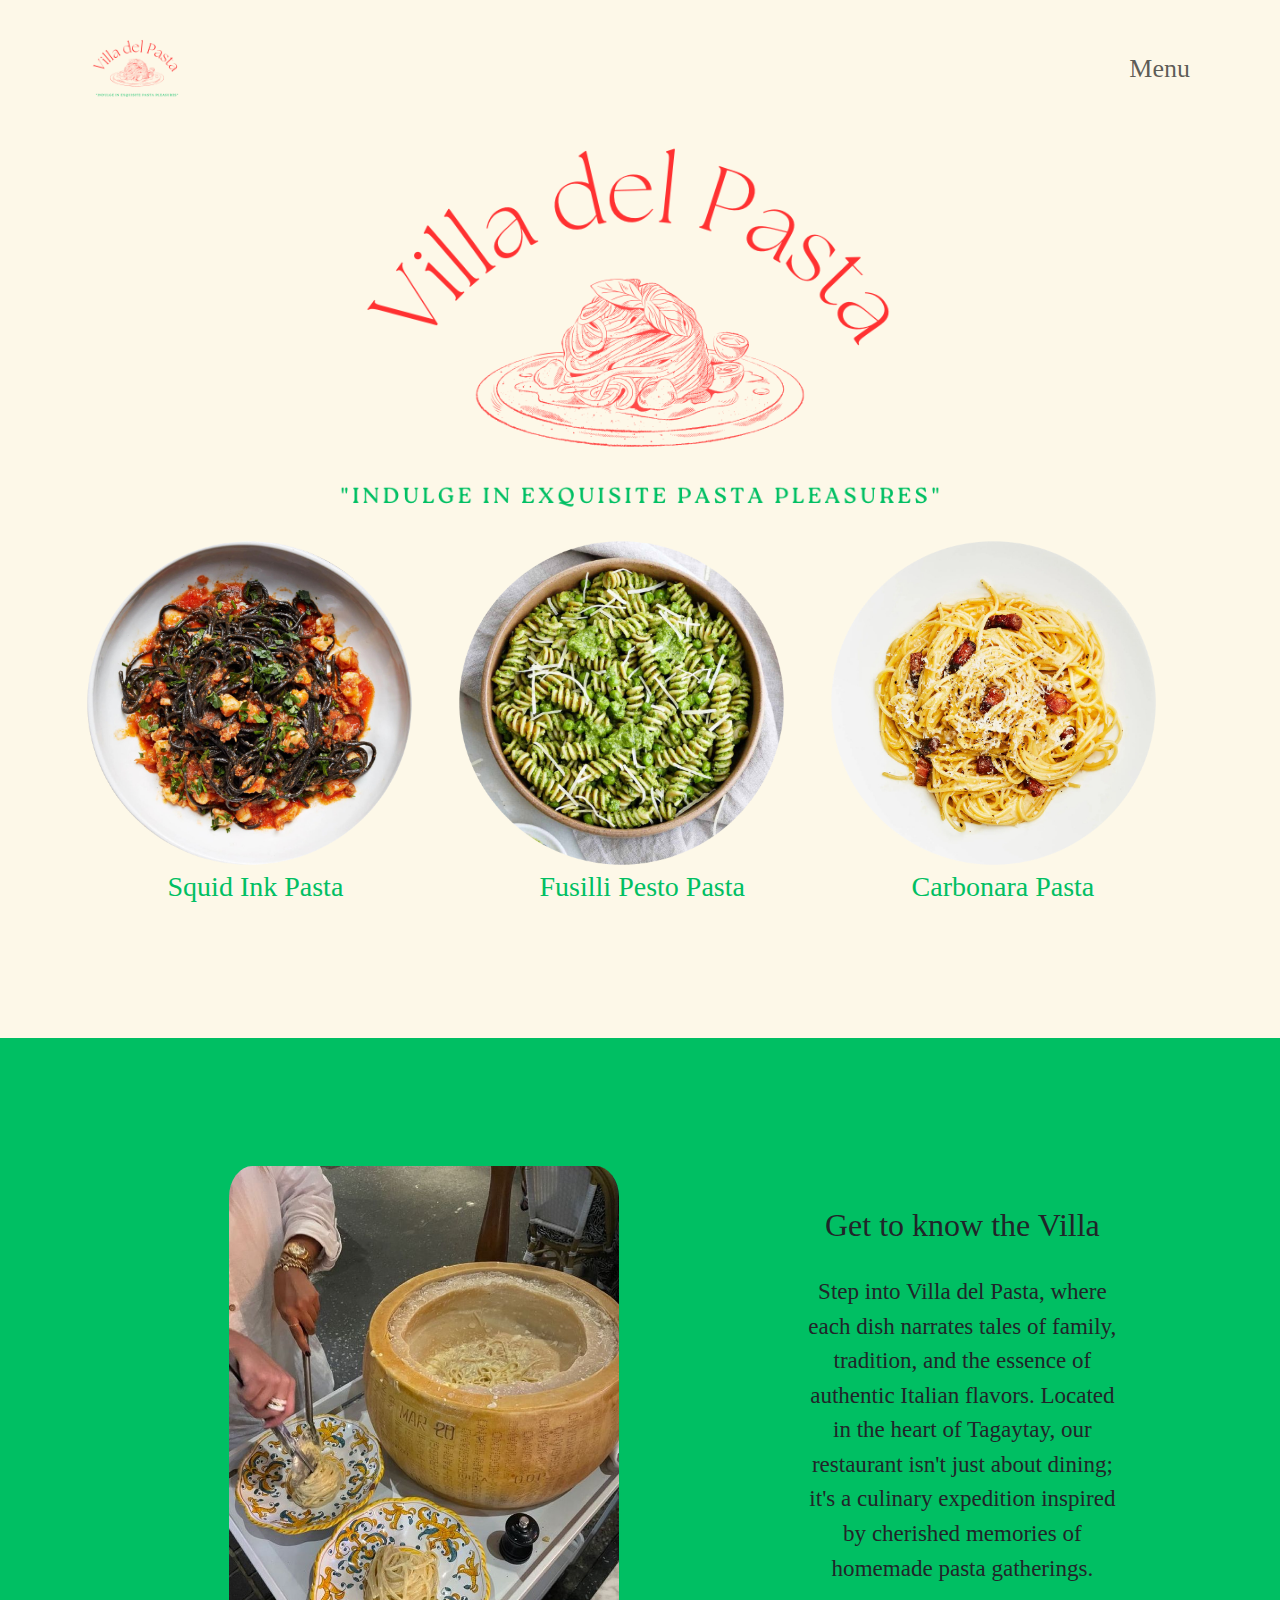
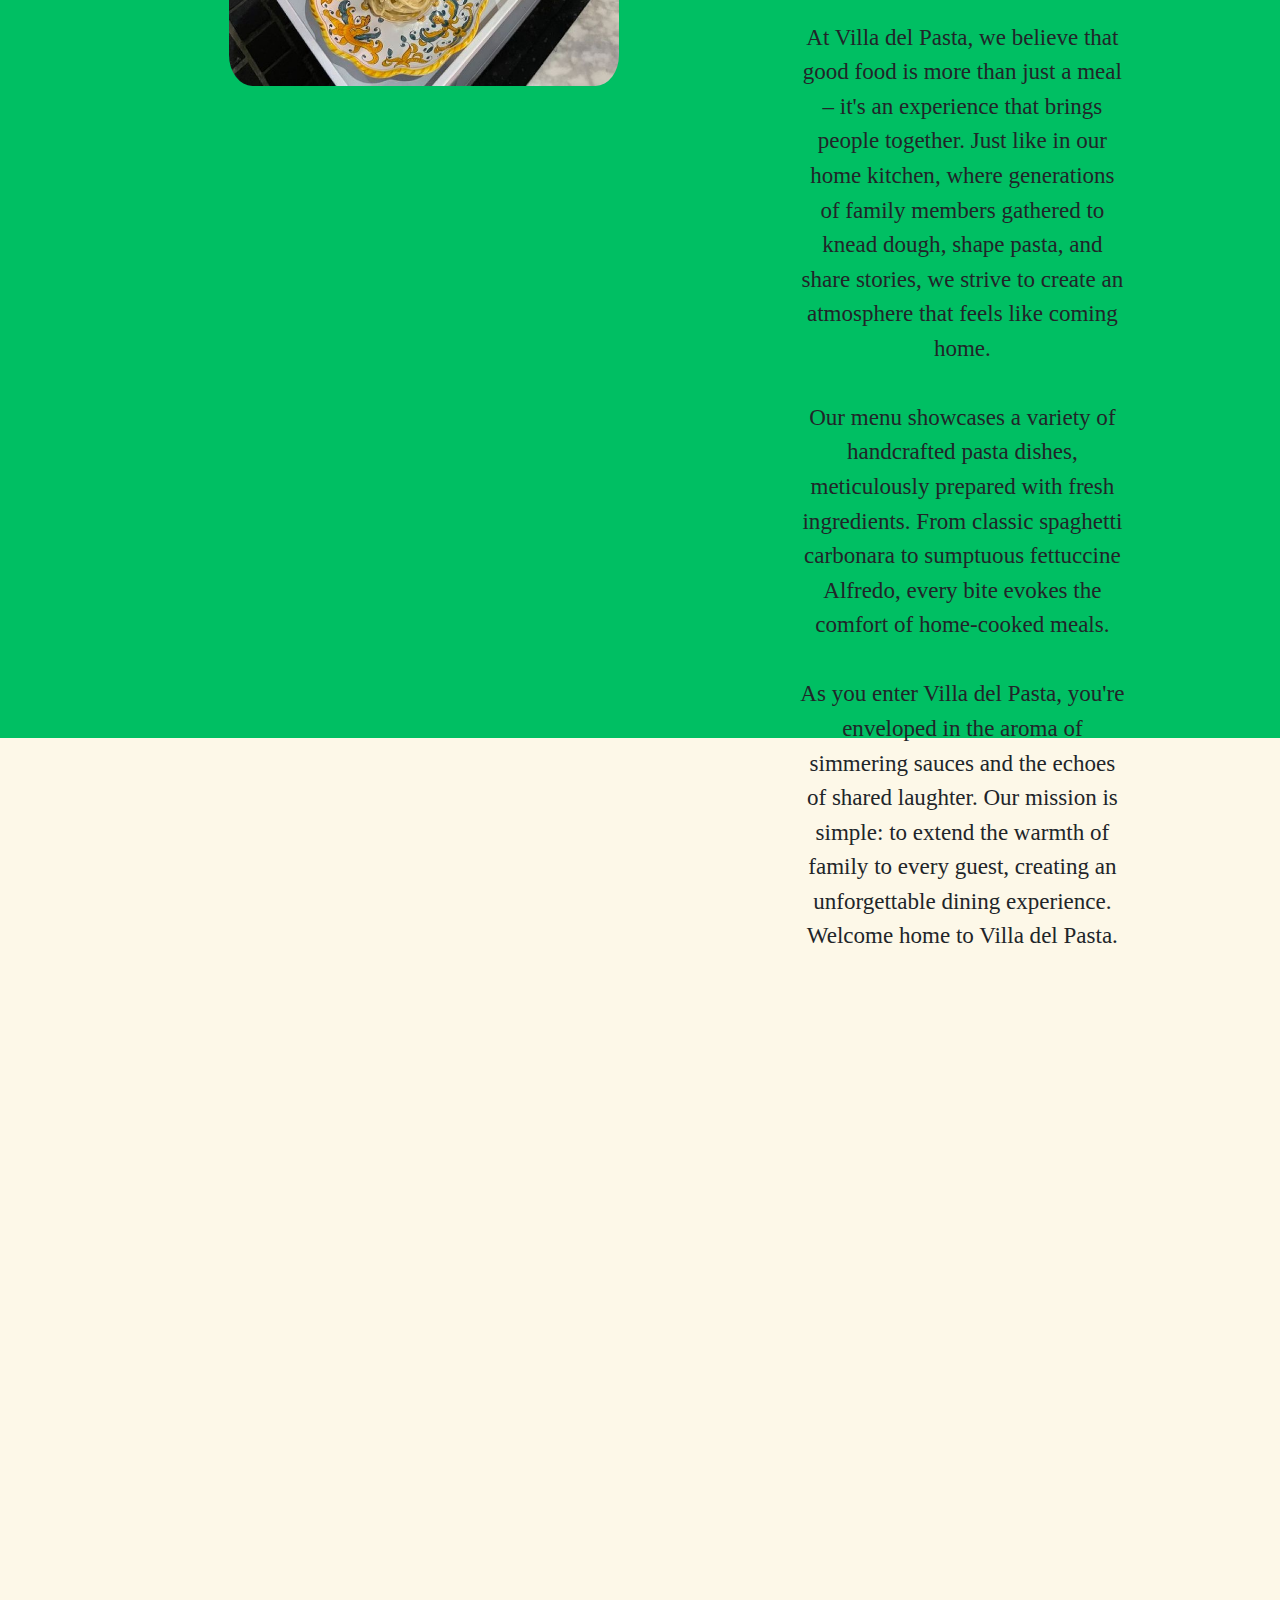
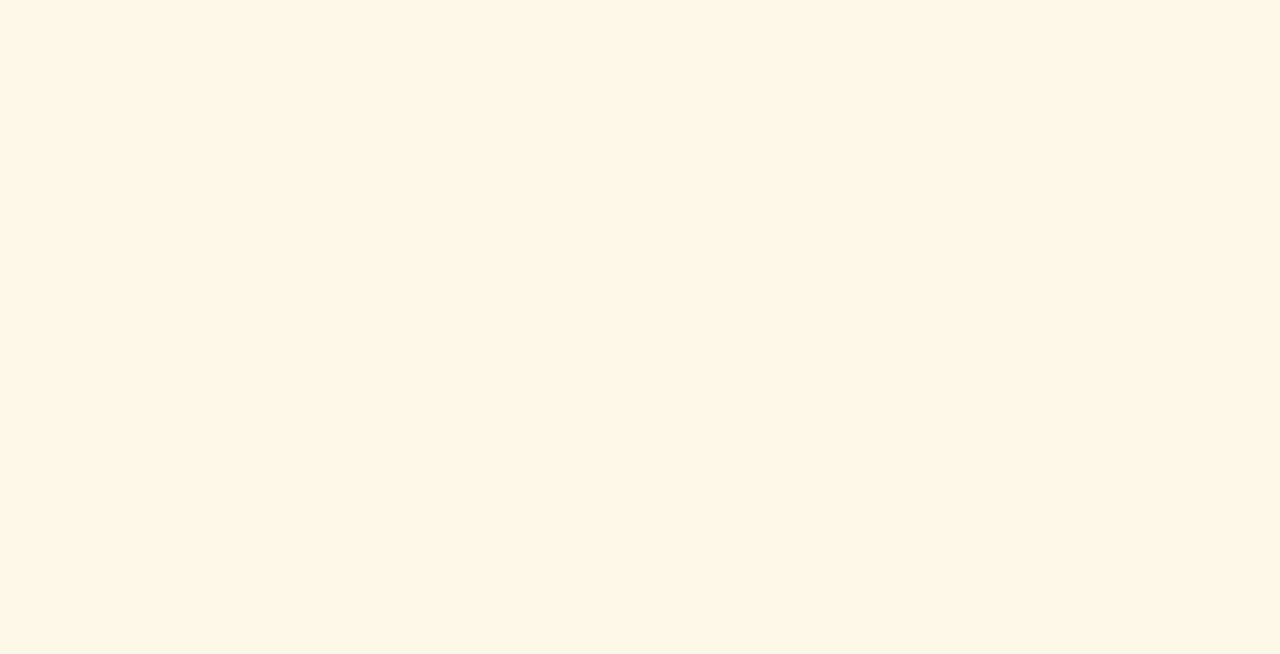
<file: index.html>
<!DOCTYPE html>
<html lang="en">
<head>
    <meta charset="UTF-8">
    <meta name="viewport" content="width=device-width, initial-scale=1.0">
    <link rel="stylesheet" href="https://cdn.jsdelivr.net/npm/bootstrap@5.3.2/dist/css/bootstrap.min.css">
    <link rel="stylesheet" href="style.css">
    <link rel="stylesheet" href="https://cdnjs.cloudflare.com/ajax/libs/font-awesome/4.7.0/css/font-awesome.min.css">
    <title>Villa del Pasta Restaurant</title>
</head>
<body>
    <!--NAVIGATION BAR-->
    <div class="whole">
        <nav class="navbar fixed-top navbar-expand-sm navbar-light">
            <div class="container">
                <a href="index.html" class="navbar-brand mb-0 h3">  
                    <img class="d-inline-block align-top"
                    src="images\logo.png" width="110" height="110"/>
                </a>
                <div class="collapse navbar-collapse justify-content-end " id="navbarNav">
                    <ul class="navbar-nav">
                        <li class="nav-item active">
                            <a href="menu.html" class="nav-link">
                                Menu
                            </a>
                        </li>
                    </ul>

                </div>
            </div>
        </nav>
    </div>
    <div class="container">
        <div class="row">
            <div class="col-12">
                <div class="intro">
                    <img class="logo_landing"src="images\introlanding.png" alt="">
                </div>
                <div class="landingpic">
                    <div class="col-4">
                        <img class="pasta_landing" src="images\squidinkpasta.png" alt="">
                        <h3 class="pastaname">Squid Ink Pasta</h3>
                    </div>
                    <div class="col-4">
                        <img class="pasta_landing" src="images\pestopasta.png" alt="">
                        <h3 class="pastaname">Fusilli Pesto Pasta</h3>
                    </div>
                    <div class="col-4">
                        <img class="pasta_landing" src="images\carbonara.png" alt="">
                        <h3 class="pastaname">Carbonara Pasta</h3>
                    </div>
                </div>
            </div>   
        </div>
    </div>
    <div class="container-fluid">
        <div class="row about_section">
                <div class="col-7 origin">
                    <div class="pastaorigin">
                        <img src="images\racletteserve.jpg" alt="">
                        
                    </div>
                </div>
                <div class="col-5 origins">
                    <div class="about">
                        <h2>Get to know the Villa</h2>
                        <p>
                            Step into Villa del Pasta, where each dish narrates tales of family, tradition, and the essence of
                                authentic Italian flavors. Located in the heart of Tagaytay, our restaurant isn't just about dining; 
                            it's a culinary expedition inspired by cherished memories of homemade pasta gatherings.
                            <br>
                            <br>
                            At Villa del Pasta, we believe that good food is more than just a meal – it's an experience that brings people together.
                             Just like in our home kitchen, where generations of family members gathered to knead dough, 
                            shape pasta, and share stories, we strive to create an atmosphere that feels like coming home.
                            <br>
                            <br>
                            Our menu showcases a variety of handcrafted pasta dishes, meticulously prepared with fresh
                                ingredients. From classic spaghetti carbonara to sumptuous fettuccine Alfredo, every bite 
                                evokes the comfort of home-cooked meals.
                            <br>
                            <br>
                            As you enter Villa del Pasta, you're enveloped in the aroma of simmering sauces and the 
                            echoes of shared laughter. Our mission is simple: to extend the warmth of family to every 
                            guest, creating an unforgettable dining experience. Welcome home to Villa del Pasta.</p>
                    </div>
                </div>   
        </div>
    </div>
    
   
</body>
</html>
</file>
<file: style.css>
/*hex codes:
#FDF8E8 -WHITEBROWN
#FF3131-TOMATO
#00BF63-gREEN*/

body {
    background-color: #FDF8E8;
    font-family:Baskerville, Baskerville Old Face, Garamond, Times New Roman, serif;
    
    
}
.navbar {
    background-color: #FDF8E8;
    font-size: 26px;
}

.landingpic {
    display: flex;
    justify-content: space-between;
    margin-top: -12%;
}
.pasta_landing{
    width: 90%; 
    animation-name: spin;
    animation-duration: 20000ms;
    animation-iteration-count: infinite;
    animation-timing-function: linear; 
}

@keyframes spin {
    from {
        transform:rotate(0deg);
    }
    to {
        transform:rotate(360deg);
    }
}

.pastaname {
    display:flex;
    color: #00BF63;
    margin-left:23%;
}
intro {
    margin: auto;
}

.logo_landing {
    width: 60%;
    margin-left: 20%;
}



.about_section {
    margin-top: 10%;
    background-color: #00BF63;
    height: 1300px;
    
}
.origin {
    margin-top: 10%;
}

.pastaorigin {
    
    
}

.pastaorigin img {
    width: 54%;
    border-radius: 6%;
    margin-left:30%;
    margin-bottom:300%;
}

.about {
    padding: 40px;
    text-align: center;
    border-radius: 6%;
    height: 90%;
    width: 80%;
    
}

.about p {
    padding-top: 22px;
    font-size: 144%;
   
}

.origins {
    margin-top: 10%;
}
</file>
